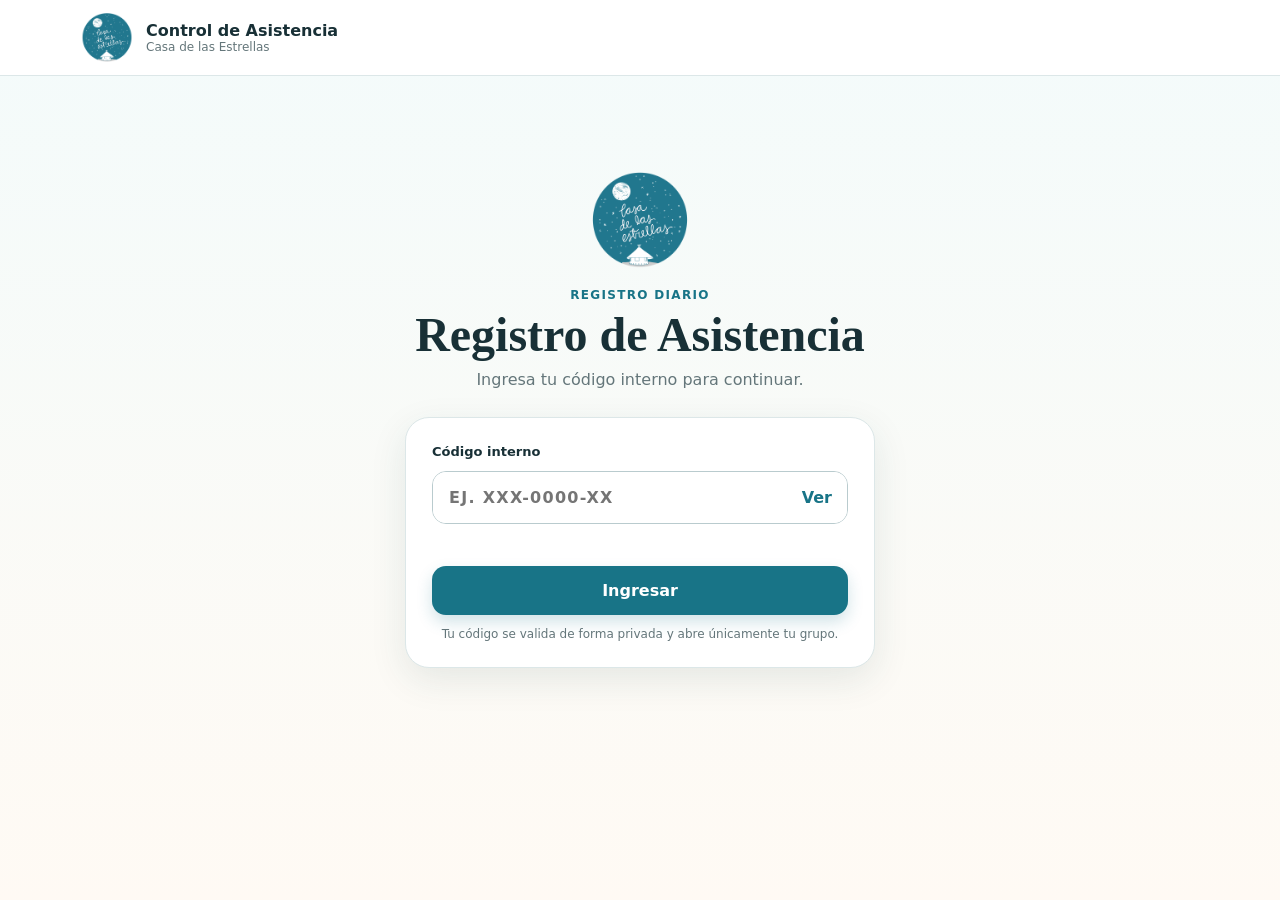
<file: index.html>
<!doctype html>
<html lang="es">
<head>
  <meta charset="utf-8" />
  <meta name="viewport" content="width=device-width,initial-scale=1,viewport-fit=cover" />
  <meta name="theme-color" content="#187487" />
  <title>Control de Asistencia CDE</title>
  <link rel="stylesheet" href="styles.css" />
  <link rel="stylesheet" href="late.css" />
</head>
<body>
  <header class="site-header"><a class="brand" href="./"><img class="logo" src="logo-cde.png" alt="Casa de las Estrellas" /><span><b>Control de Asistencia</b><small>Casa de las Estrellas</small></span></a><button id="logout" class="text-button hidden">Cerrar sesión</button></header>
  <main>
    <section id="login-view" class="view login-view">
      <div class="welcome"><img class="welcome-logo" src="logo-cde.png" alt="Casa de las Estrellas" /><span class="eyebrow">Registro diario</span><h1>Registro de Asistencia</h1><p>Ingresa tu código interno para continuar.</p></div>
      <form id="login-form" class="card login-card"><label for="access-code">Código interno</label><div class="code-field"><input id="access-code" type="password" autocomplete="current-password" autocapitalize="characters" placeholder="Ej. XXX-0000-XX" required /><button id="toggle-code" type="button">Ver</button></div><p id="login-error" class="error" role="alert"></p><button id="login-button" class="primary" type="submit">Ingresar</button><p class="privacy">Tu código se valida de forma privada y abre únicamente tu grupo.</p></form>
    </section>
    <section id="attendance-view" class="view hidden">
      <div class="attendance-head"><div><span class="eyebrow">Asistencia diaria</span><h1 id="group-name"></h1><p id="teacher-name"></p></div><label class="date-box">Fecha<input id="attendance-date" type="date" required /></label></div>
      <section id="admin-tools" class="admin-tools hidden">
        <label>Grado para registrar<select id="group-select"></select></label>
      </section>
      <div class="academic-strip"><span id="school-year">Periodo pendiente</span><b id="block-week">Selecciona una fecha</b><span id="calendar-note"></span></div>
      <div id="code-warning" class="code-warning hidden" role="status"></div>
      <section class="progress-card"><div><b id="progress-text">0 de 0 estudiantes registrados</b><span id="progress-percent">0%</span></div><div class="progress-track"><i id="progress-bar"></i></div><div class="summary"><span class="present">Presentes <b id="present-count">0</b></span><span class="late">Tardías <b id="late-count">0</b></span><span class="absent">Ausentes <b id="absent-count">0</b></span><button id="mark-all" type="button">Marcar todos presentes</button></div></section>
      <form id="attendance-form"><div id="student-list" class="student-list"></div><div id="form-error" class="error form-error" role="alert"></div><div class="sticky-submit"><div><b id="submit-summary">Completa la lista</b><small>Revisa antes de enviar</small></div><button id="submit-attendance" class="primary" type="submit" disabled>Enviar asistencia</button></div></form>
    </section>
    <section id="kitchen-view" class="view hidden">
      <div class="attendance-head"><div><span class="eyebrow">Resumen para cocina</span><h1>Cocina CDE</h1><p id="kitchen-user-name"></p></div><label class="date-box">Fecha<input id="kitchen-date" type="date" required /></label></div>
      <section class="admin-tools">
        <label>Grado<select id="kitchen-group-select"></select></label>
        <button id="load-kitchen-summary" class="primary" type="button">Ver resumen</button>
        <p>Este acceso es solo lectura. Muestra totales para comida y alergias según la asistencia ya registrada.</p>
      </section>
      <div id="kitchen-error" class="error form-error" role="alert"></div>
      <section id="kitchen-summary" class="card receipt"></section>
    </section>
    <section id="success-view" class="view success-view hidden"><div class="success-icon">✓</div><span class="eyebrow">Registro completado</span><h1>Asistencia registrada correctamente.</h1><div id="success-details" class="card receipt"></div><p id="notification-status" class="notification"></p><button id="back-home" class="primary">Volver al inicio</button></section>
  </main>
  <dialog id="update-dialog"><form method="dialog"><h2>Asistencia ya registrada</h2><p>Ya existe una asistencia para este grupo en esta fecha. ¿Deseas actualizarla?</p><div><button value="cancel" class="secondary">No, conservar</button><button value="confirm" class="primary">Sí, actualizar</button></div></form></dialog>
  <script src="config.js"></script><script src="app.js"></script>
</body>
</html>
</file>
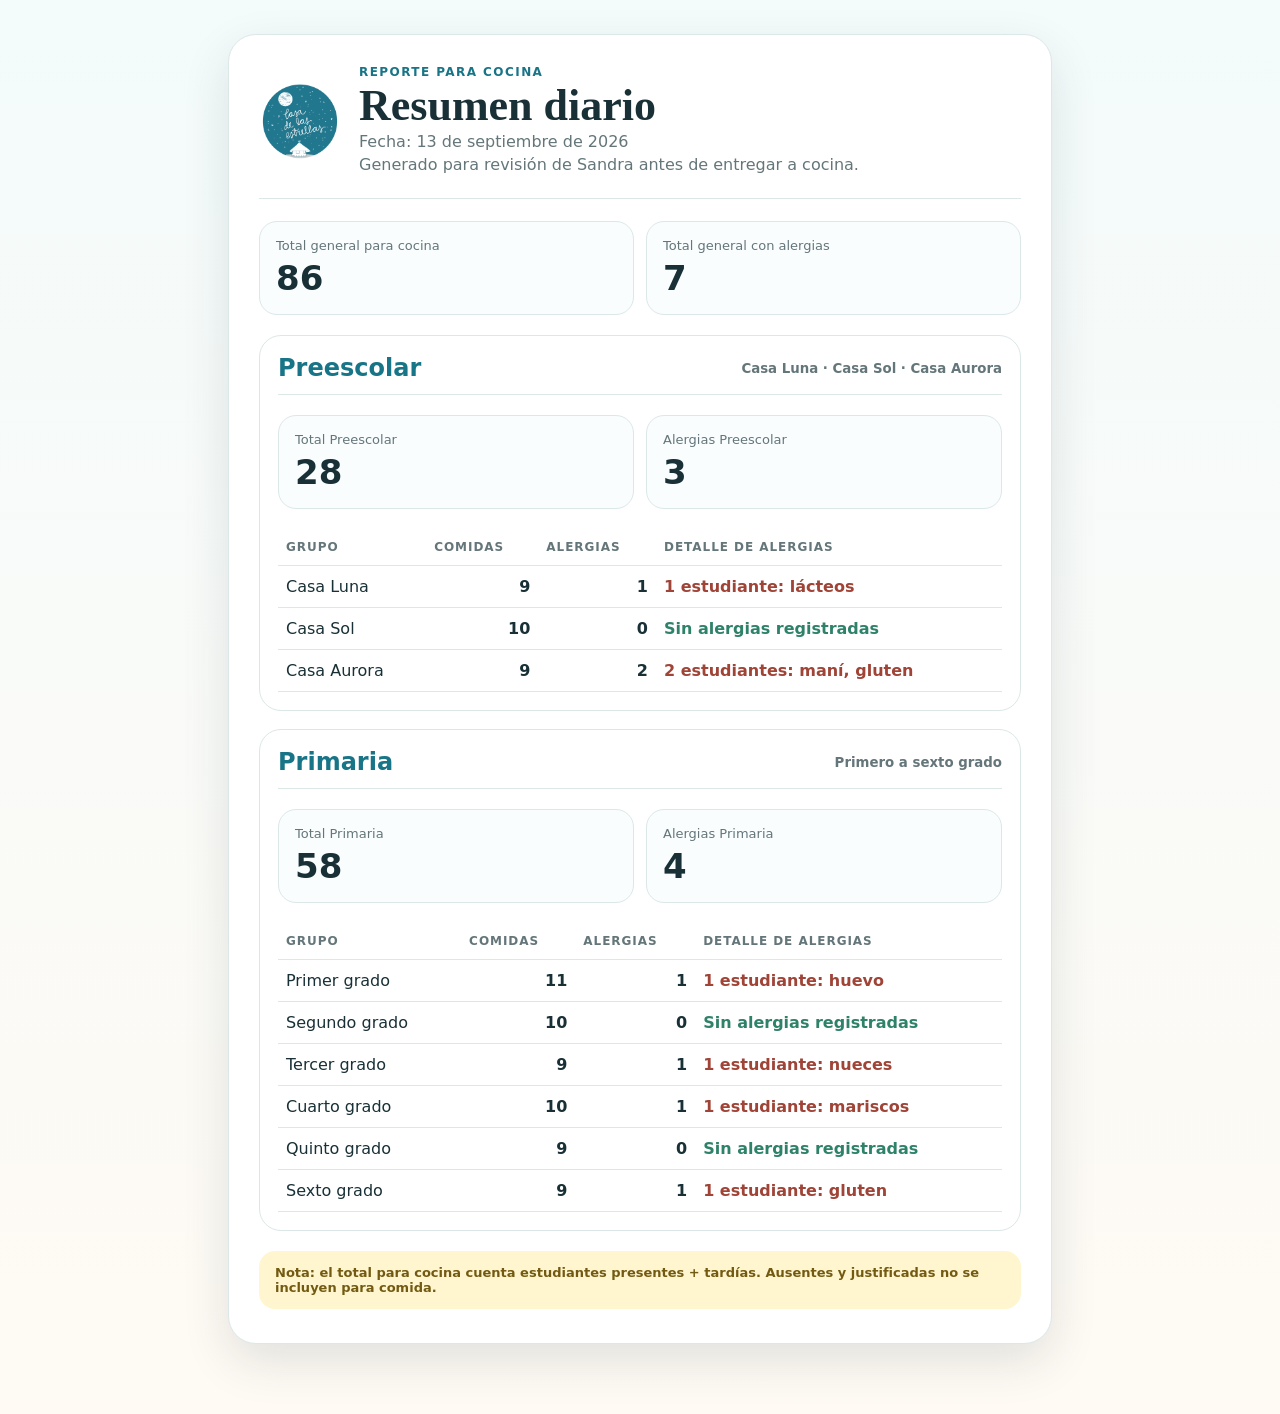
<file: preview-reporte-cocina.html>
<!doctype html>
<html lang="es">
<head>
  <meta charset="utf-8" />
  <meta name="viewport" content="width=device-width,initial-scale=1" />
  <title>Preview · Reporte de Cocina CDE</title>
  <style>
    :root{--teal:#187487;--dark:#183036;--muted:#64767a;--line:#dce7e8;--cream:#fffaf4;--soft:#f3fbfb;--green:#2f826a;--red:#9f4437}
    *{box-sizing:border-box}
    body{margin:0;background:linear-gradient(180deg,var(--soft),var(--cream));color:var(--dark);font-family:Inter,"Avenir Next",system-ui,sans-serif}
    main{width:min(860px,100%);margin:auto;padding:34px 18px 70px}
    .sheet{background:#fff;border:1px solid var(--line);border-radius:28px;box-shadow:0 18px 48px rgba(24,48,54,.12);padding:30px}
    .header{display:flex;align-items:center;gap:18px;border-bottom:1px solid var(--line);padding-bottom:20px;margin-bottom:22px}
    .logo{width:82px;height:82px;object-fit:contain}
    .eyebrow{display:block;color:var(--teal);font-weight:900;font-size:12px;letter-spacing:.12em;text-transform:uppercase;margin-bottom:5px}
    h1{font-family:Georgia,serif;font-size:44px;line-height:1;margin:0}
    h2{margin:26px 0 12px;color:var(--teal);font-size:24px}
    h3{margin:18px 0 8px;color:var(--dark);font-size:18px}
    p{margin:4px 0;color:var(--muted)}
    .summary-grid{display:grid;grid-template-columns:repeat(2,minmax(0,1fr));gap:12px;margin:20px 0}
    .metric{border:1px solid var(--line);border-radius:18px;padding:16px;background:#fafdfe}
    .metric span{display:block;color:var(--muted);font-size:13px}
    .metric b{display:block;font-size:34px;margin-top:5px;color:var(--dark)}
    .section{border:1px solid var(--line);border-radius:22px;padding:18px;margin-top:18px}
    .section-head{display:flex;justify-content:space-between;gap:14px;align-items:center;border-bottom:1px solid var(--line);padding-bottom:12px;margin-bottom:12px}
    .section-head strong{font-size:24px;color:var(--teal)}
    .section-head small{color:var(--muted);font-weight:800}
    table{width:100%;border-collapse:collapse}
    th,td{padding:11px 8px;border-bottom:1px solid var(--line);text-align:left;vertical-align:top}
    th{font-size:12px;color:var(--muted);text-transform:uppercase;letter-spacing:.08em}
    td.num{text-align:right;font-weight:900}
    .allergy{color:var(--red);font-weight:800}
    .ok{color:var(--green);font-weight:800}
    .note{margin-top:20px;padding:14px 16px;border-radius:16px;background:#fff6cf;color:#735a12;font-size:13px;font-weight:700}
    @media(max-width:680px){.header{display:grid;text-align:center;justify-items:center}.summary-grid{grid-template-columns:1fr}h1{font-size:34px}.sheet{padding:22px}}
  </style>
</head>
<body>
  <main>
    <article class="sheet">
      <header class="header">
        <img class="logo" src="logo-cde.png" alt="Casa de las Estrellas" />
        <div>
          <span class="eyebrow">Reporte para cocina</span>
          <h1>Resumen diario</h1>
          <p>Fecha: 13 de septiembre de 2026</p>
          <p>Generado para revisión de Sandra antes de entregar a cocina.</p>
        </div>
      </header>

      <section class="summary-grid">
        <div class="metric"><span>Total general para cocina</span><b>86</b></div>
        <div class="metric"><span>Total general con alergias</span><b>7</b></div>
      </section>

      <section class="section">
        <div class="section-head">
          <strong>Preescolar</strong>
          <small>Casa Luna · Casa Sol · Casa Aurora</small>
        </div>
        <section class="summary-grid">
          <div class="metric"><span>Total Preescolar</span><b>28</b></div>
          <div class="metric"><span>Alergias Preescolar</span><b>3</b></div>
        </section>
        <table>
          <thead><tr><th>Grupo</th><th class="num">Comidas</th><th class="num">Alergias</th><th>Detalle de alergias</th></tr></thead>
          <tbody>
            <tr><td>Casa Luna</td><td class="num">9</td><td class="num">1</td><td class="allergy">1 estudiante: lácteos</td></tr>
            <tr><td>Casa Sol</td><td class="num">10</td><td class="num">0</td><td class="ok">Sin alergias registradas</td></tr>
            <tr><td>Casa Aurora</td><td class="num">9</td><td class="num">2</td><td class="allergy">2 estudiantes: maní, gluten</td></tr>
          </tbody>
        </table>
      </section>

      <section class="section">
        <div class="section-head">
          <strong>Primaria</strong>
          <small>Primero a sexto grado</small>
        </div>
        <section class="summary-grid">
          <div class="metric"><span>Total Primaria</span><b>58</b></div>
          <div class="metric"><span>Alergias Primaria</span><b>4</b></div>
        </section>
        <table>
          <thead><tr><th>Grupo</th><th class="num">Comidas</th><th class="num">Alergias</th><th>Detalle de alergias</th></tr></thead>
          <tbody>
            <tr><td>Primer grado</td><td class="num">11</td><td class="num">1</td><td class="allergy">1 estudiante: huevo</td></tr>
            <tr><td>Segundo grado</td><td class="num">10</td><td class="num">0</td><td class="ok">Sin alergias registradas</td></tr>
            <tr><td>Tercer grado</td><td class="num">9</td><td class="num">1</td><td class="allergy">1 estudiante: nueces</td></tr>
            <tr><td>Cuarto grado</td><td class="num">10</td><td class="num">1</td><td class="allergy">1 estudiante: mariscos</td></tr>
            <tr><td>Quinto grado</td><td class="num">9</td><td class="num">0</td><td class="ok">Sin alergias registradas</td></tr>
            <tr><td>Sexto grado</td><td class="num">9</td><td class="num">1</td><td class="allergy">1 estudiante: gluten</td></tr>
          </tbody>
        </table>
      </section>

      <p class="note">Nota: el total para cocina cuenta estudiantes presentes + tardías. Ausentes y justificadas no se incluyen para comida.</p>
    </article>
  </main>
</body>
</html>
</file>
<file: styles.css>
:root{--teal:#187487;--dark:#0f5362;--ink:#183036;--muted:#64767a;--line:#dce7e8;--coral:#d96655;--green:#2f826a;--white:#fff;--shadow:0 12px 36px rgba(26,65,72,.1)}*{box-sizing:border-box}body{margin:0;background:linear-gradient(180deg,#f3fbfb,#fffaf4);color:var(--ink);font-family:Inter,ui-rounded,"Avenir Next",system-ui,sans-serif;min-height:100vh}button,input,select{font:inherit}.hidden{display:none!important}.site-header{height:76px;padding:10px max(20px,calc((100vw - 1120px)/2));display:flex;align-items:center;justify-content:space-between;background:#fffffff0;border-bottom:1px solid var(--line);position:sticky;top:0;z-index:20;backdrop-filter:blur(12px)}.brand{display:flex;align-items:center;gap:12px;color:inherit;text-decoration:none}.brand>span:last-child{display:grid}.brand small{color:var(--muted);font-size:12px}.logo{width:54px;height:54px;object-fit:contain;border-radius:12px;background:#fff}.text-button{border:0;background:none;color:var(--dark);font-weight:800;cursor:pointer}main{width:min(1120px,100%);margin:auto;padding:38px 24px 120px}.view{animation:enter .25s ease}.login-view{max-width:470px;margin:6vh auto;display:grid;gap:28px}.welcome{text-align:center}.welcome-logo{width:104px;height:104px;object-fit:contain;margin:0 auto 16px;display:block}.eyebrow{display:block;color:var(--teal);font-weight:900;font-size:12px;letter-spacing:.11em;text-transform:uppercase;margin-bottom:8px}h1,h2,p{margin:0}.welcome h1,.attendance-head h1,.success-view h1{font-family:Georgia,serif;font-size:clamp(32px,6vw,48px);line-height:1.05}.welcome p,.attendance-head p{color:var(--muted);margin-top:10px}.card{background:#fff;border:1px solid var(--line);border-radius:24px;box-shadow:var(--shadow)}.login-card{padding:26px;display:grid;gap:12px}.login-card>label,.date-box{font-size:13px;font-weight:800}.code-field{display:flex;border:1px solid #b9cbce;border-radius:14px;overflow:hidden;background:#fff}.code-field:focus-within{outline:3px solid #18748726;border-color:var(--teal)}.code-field input{min-width:0;flex:1;border:0;padding:16px;outline:0;text-transform:uppercase;font-weight:700;letter-spacing:.08em}.code-field button{border:0;background:#fff;color:var(--teal);padding:0 15px;font-weight:800;cursor:pointer}.primary,.secondary{border:0;border-radius:14px;padding:15px 20px;font-weight:800;cursor:pointer}.primary{background:var(--teal);color:#fff;box-shadow:0 7px 16px #18748733}.primary:hover{background:var(--dark)}.primary:disabled{background:#a8babb;box-shadow:none;cursor:not-allowed}.secondary{background:#eef4f4;color:var(--ink)}.privacy{text-align:center;color:var(--muted);font-size:12px}.error{min-height:18px;color:#ac3c30;font-size:13px;font-weight:700}.attendance-head{display:flex;justify-content:space-between;align-items:end;gap:24px}.date-box{display:grid;gap:6px;color:var(--muted)}.date-box input{border:1px solid #b9cbce;border-radius:12px;padding:12px;background:white}.academic-strip{margin:22px 0;display:flex;gap:10px;align-items:center;flex-wrap:wrap;color:var(--muted);font-size:13px}.academic-strip>*{background:#ffffffbf;border:1px solid var(--line);border-radius:100px;padding:7px 11px}.academic-strip b{color:var(--dark)}.progress-card{background:#fff;padding:20px;border:1px solid var(--line);border-radius:20px;box-shadow:var(--shadow);margin-bottom:18px}.progress-card>div:first-child{display:flex;justify-content:space-between}.progress-card>div:first-child span{color:var(--teal);font-weight:800}.progress-track{height:9px;background:#edf2f2;border-radius:9px;overflow:hidden;margin:12px 0 16px}.progress-track i{display:block;width:0;height:100%;background:linear-gradient(90deg,#61b6b3,var(--teal));transition:width .2s}.summary{display:flex;gap:12px;align-items:center;flex-wrap:wrap}.summary span{padding:8px 11px;border-radius:10px;font-size:13px}.present{background:#e3f3ed;color:#216652}.absent{background:#fdeae5;color:#9f4437}.summary button{margin-left:auto;border:0;background:none;color:var(--teal);font-weight:800;cursor:pointer}.student-list{display:grid;gap:12px}.student-card{background:#fff;border:1px solid var(--line);border-radius:18px;padding:17px 18px;display:grid;grid-template-columns:minmax(220px,1fr) 280px minmax(210px,1fr);gap:16px;align-items:center}.student-card.is-absent{border-color:#e8b6ad;background:#fffdfc}.student-info b{display:block}.student-info small{color:var(--muted)}.attendance-choice{display:grid;grid-template-columns:1fr 1fr;background:#eef3f3;border-radius:12px;padding:4px;gap:4px}.attendance-choice label{cursor:pointer;text-align:center;padding:10px;border-radius:9px;font-size:13px;font-weight:800}.attendance-choice input{position:absolute;opacity:0}.attendance-choice label:has(input:checked){background:white;color:var(--dark);box-shadow:0 2px 7px #00000014}.absence-fields{display:grid;gap:7px}.absence-fields select,.absence-fields input{width:100%;border:1px solid #c7d5d7;border-radius:10px;padding:10px;background:#fff}.form-error{margin:16px 0}.sticky-submit{position:fixed;z-index:15;bottom:0;left:0;right:0;background:#fffffff2;border-top:1px solid var(--line);padding:14px max(22px,calc((100vw - 1120px)/2));display:flex;justify-content:space-between;align-items:center;gap:16px;backdrop-filter:blur(12px)}.sticky-submit div{display:grid}.sticky-submit small{color:var(--muted)}.success-view{max-width:560px;margin:5vh auto;text-align:center;display:grid;gap:17px;justify-items:center}.success-icon{width:72px;height:72px;border-radius:50%;background:#dff3eb;color:var(--green);display:grid;place-items:center;font-size:38px;font-weight:900}.receipt{padding:22px;width:100%;text-align:left;display:grid;gap:12px}.receipt-row{display:flex;justify-content:space-between;gap:20px;border-bottom:1px solid var(--line);padding-bottom:10px}.notification{color:var(--green);font-weight:700;font-size:13px}dialog{border:0;border-radius:22px;max-width:440px;padding:0;box-shadow:0 24px 80px #0004}dialog::backdrop{background:#0c242866}dialog form{padding:26px;display:grid;gap:15px}dialog p{color:var(--muted)}dialog form>div{display:flex;gap:10px;justify-content:flex-end}@keyframes enter{from{opacity:0;transform:translateY(6px)}}@media(max-width:760px){.site-header{height:66px;padding:8px 16px}.logo{width:48px;height:48px}main{padding:26px 14px 130px}.attendance-head{align-items:stretch;display:grid}.date-box input{width:100%}.student-card{grid-template-columns:1fr;padding:16px}.summary button{width:100%;margin:2px 0 0;text-align:left;padding:8px 0}.sticky-submit{padding:12px 14px}.sticky-submit div{display:none}.sticky-submit .primary{width:100%}.success-view{margin:2vh auto}.welcome h1,.attendance-head h1,.success-view h1{font-size:36px}}
</file>
<file: late.css>
.late{background:#fff1c8;color:#795c10}
.attendance-choice{grid-template-columns:repeat(3,1fr)}
.code-warning{margin:-10px 0 18px;padding:13px 15px;border:1px solid #e7c76d;border-radius:13px;background:#fff6cf;color:#735a12;font-size:13px;font-weight:700}
.admin-tools{margin:18px 0;padding:16px;border:1px solid #dce7e8;border-radius:18px;background:#fff;box-shadow:0 12px 36px rgba(26,65,72,.08);display:grid;gap:14px}
.admin-tools label{display:grid;gap:6px;font-size:13px;font-weight:800;color:#64767a}
.admin-tools select,.admin-tools textarea{width:100%;border:1px solid #b9cbce;border-radius:12px;padding:12px;background:#fff;color:#183036}
.admin-tools summary{cursor:pointer;font-weight:900;color:#187487}
.admin-tools p,.admin-tools small{display:block;margin:8px 0;color:#64767a;font-size:13px}
.admin-tools textarea{resize:vertical;margin:8px 0}
</file>
